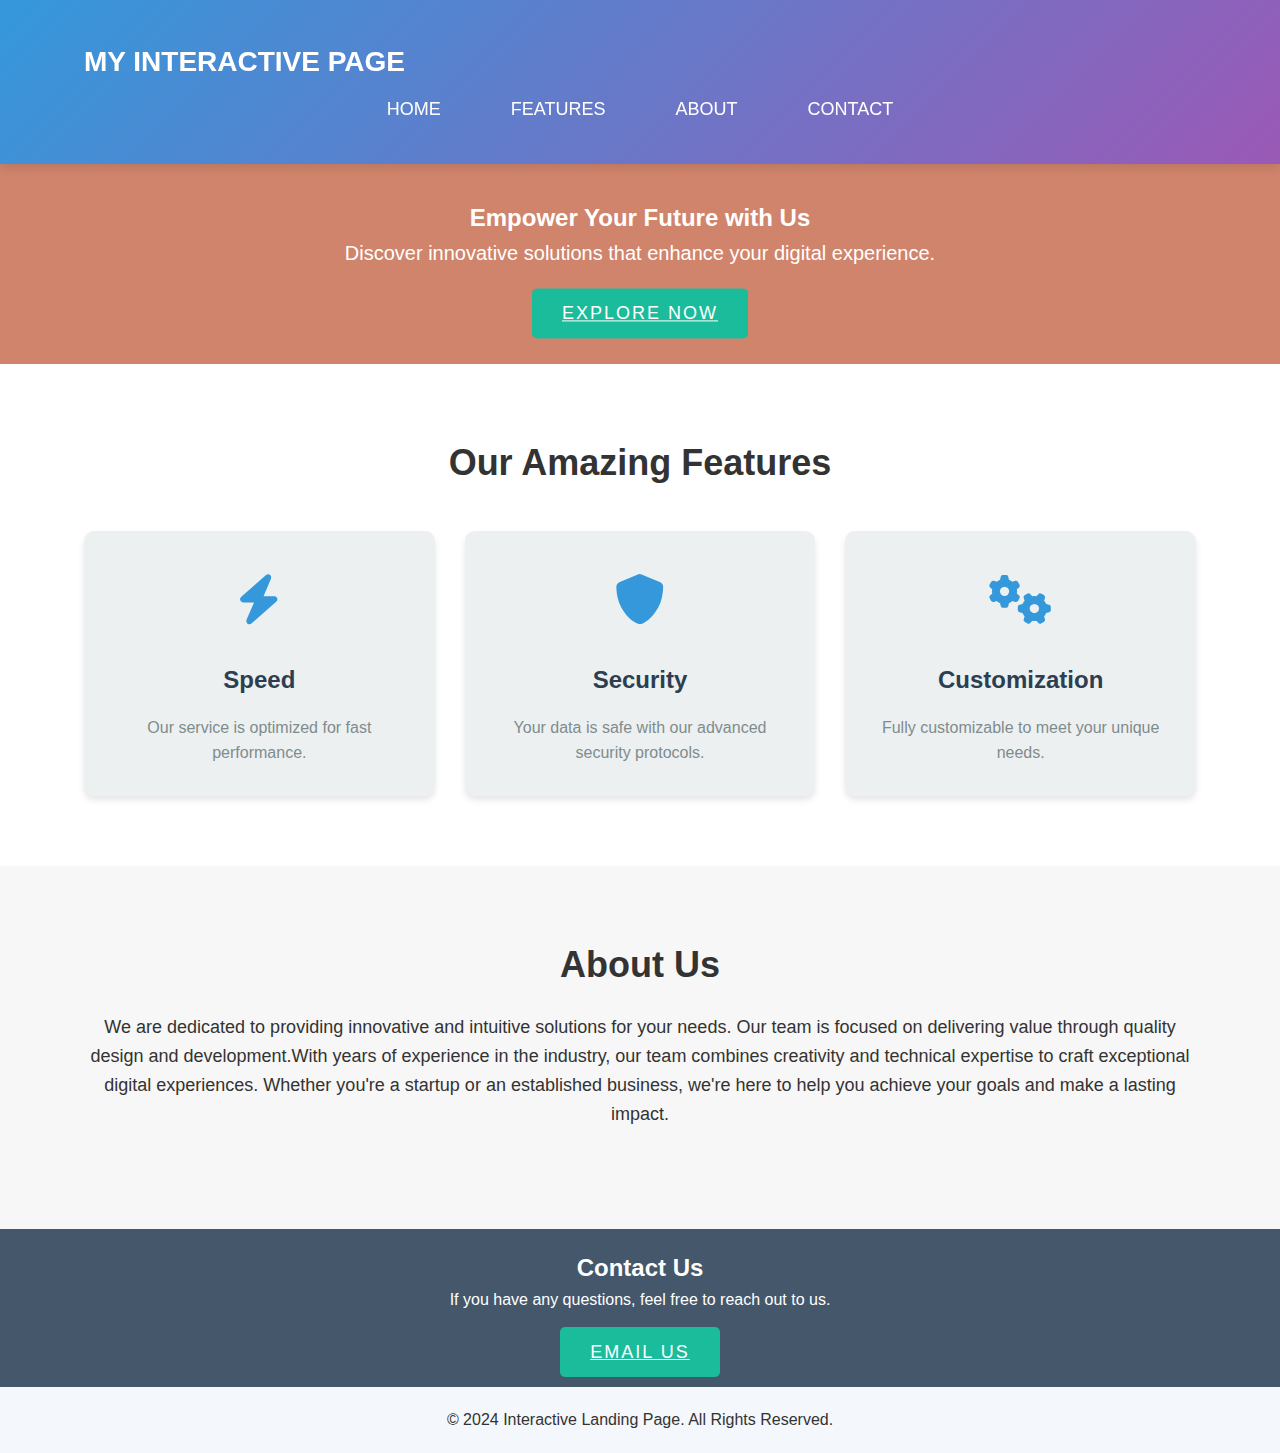
<file: level2/index.html>
<!DOCTYPE html>
<html lang="en">
<head>
    <meta charset="UTF-8">
    <meta name="viewport" content="width=device-width, initial-scale=1.0">
    <title>Interactive Landing Page</title>
    <link rel="stylesheet" href="style.css">
    <!-- Font Awesome for icons -->
    <link href="https://cdnjs.cloudflare.com/ajax/libs/font-awesome/6.0.0-beta3/css/all.min.css" rel="stylesheet">
</head>
<body>
    <!-- Navigation Bar -->
    <header class="navbar">
        <div class="container">
            <h1 >My Interactive Page</h1>
            <nav>
                <ul>
                    <li><a href="#home">Home</a></li>
                    <li><a href="#features">Features</a></li>
                    <li><a href="#about">About</a></li>
                    <li><a href="#contact">Contact</a></li>
                </ul>
            </nav>
        </div>
    </header>

    <!-- Hero Section -->
    <section id="home" class="hero">
        <div class="hero-content">
            <h2 >Empower Your Future with Us</h2>
            <p>Discover innovative solutions that enhance your digital experience.</p>
            <a href="#features" class="cta-button">Explore Now</a>
        </div>
    </section>

    <!-- Features Section (as before) -->
    <section id="features" class="features">
        <div class="container">
            <h2>Our Amazing Features</h2>
            <div class="card-container">
                <div class="card">
                    <div class="card-icon"><i class="fas fa-bolt"></i></div>
                    <h3>Speed</h3>
                    <p>Our service is optimized for fast performance.</p>
                </div>
                <div class="card">
                    <div class="card-icon"><i class="fas fa-shield-alt"></i></div>
                    <h3>Security</h3>
                    <p>Your data is safe with our advanced security protocols.</p>
                </div>
                <div class="card">
                    <div class="card-icon"><i class="fas fa-cogs"></i></div>
                    <h3>Customization</h3>
                    <p>Fully customizable to meet your unique needs.</p>
                </div>
            </div>
        </div>
    </section>

    <!-- About Section -->
    <section id="about" class="about">
        <div class="container">
            <h2>About Us</h2>
            <p>We are dedicated to providing innovative and intuitive solutions for your needs. Our team is focused on delivering value through quality design and development.With years of experience in the industry, our team combines creativity and technical expertise to craft exceptional digital experiences. Whether you're a startup or an established business, we're here to help you achieve your goals and make a lasting impact.</p>
        </div>
    </section>

    <!-- Contact Section -->
    <section id="contact" class="contact">
        <div class="container">
            <h2>Contact Us</h2>
            <p>If you have any questions, feel free to reach out to us.</p>
            <br><a href="mailto:mahekpatel112005@gmail.com" class="cta-button">Email Us</a>
        </div>
    </section>

    <!-- Footer -->
    <footer>
        <div class="container">
            <p style="text-align: center;">&copy; 2024 Interactive Landing Page. All Rights Reserved.</p>
        </div>
    </footer>
</body>
</html>
</file>
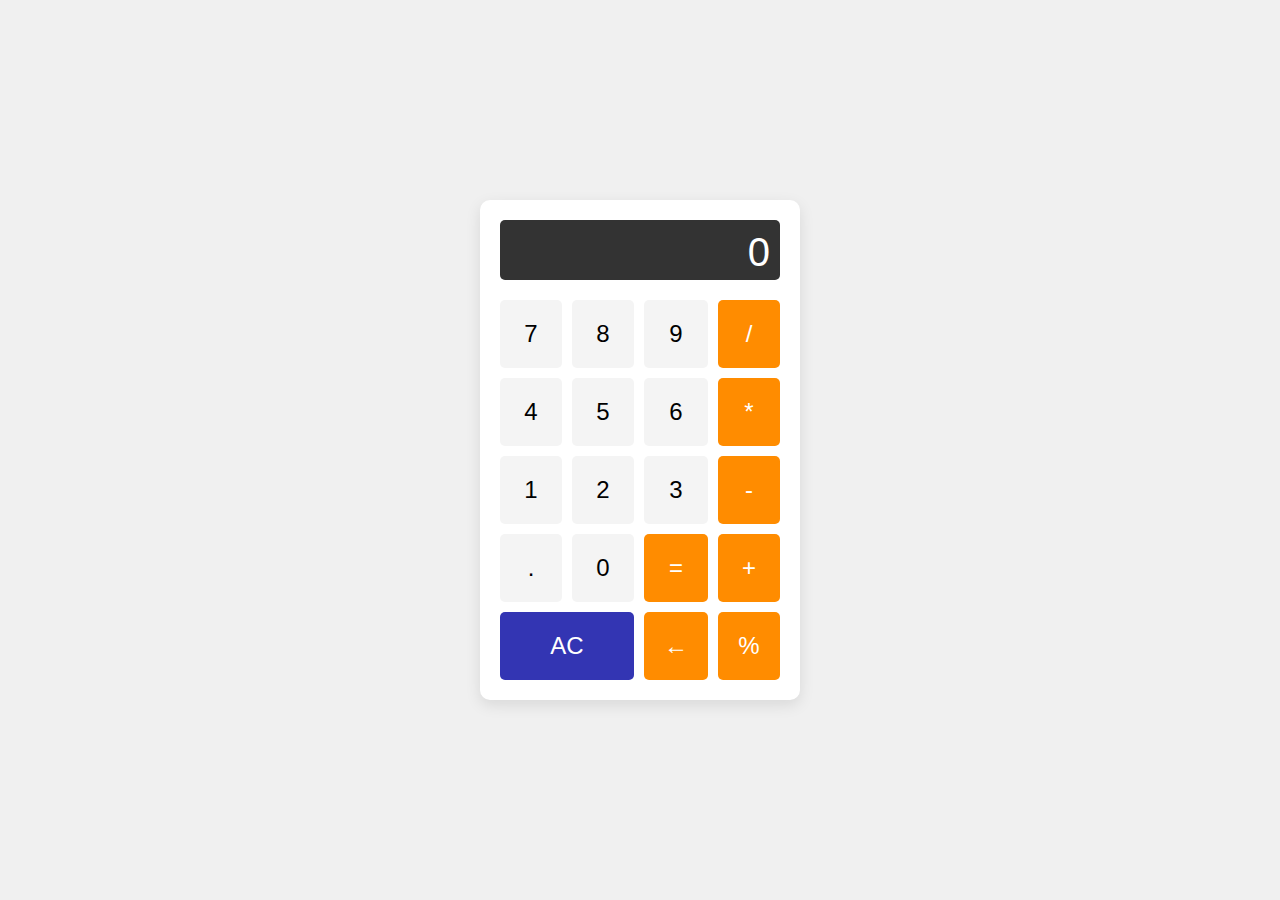
<file: level3/index.html>
<!DOCTYPE html>
<html lang="en">
<head>
    <meta charset="UTF-8">
    <meta name="viewport" content="width=device-width, initial-scale=1.0">
    <title>Basic Calculator</title>
    <link rel="stylesheet" href="style.css">
</head>
<body>
    <div class="calculator">
        <div id="display" class="display">0</div>
        <div class="buttons">
            <button class="button" data-value="7">7</button>
            <button class="button" data-value="8">8</button>
            <button class="button" data-value="9">9</button>
            <button class="button operator" data-value="/">/</button>
            <button class="button" data-value="4">4</button>
            <button class="button" data-value="5">5</button>
            <button class="button" data-value="6">6</button>
            <button class="button operator" data-value="*">*</button>
            <button class="button" data-value="1">1</button>
            <button class="button" data-value="2">2</button>
            <button class="button" data-value="3">3</button>
            <button class="button operator" data-value="-">-</button>
            <button class="button" data-value=".">.</button>
            <button class="button" data-value="0">0</button>
            <button class="button operator" data-value="=">=</button>
            <button class="button operator" data-value="+">+</button>
            <button class="button clear" data-value="C">AC</button>
            <button class="button backspace" data-value="Backspace">←</button>
            <button class="button operator" data-value="%">%</button>
            
        </div>
    </div>

    <script src="script.js"></script>
</body>
</html>
</file>
<file: level2/style.css>
/* General reset */
* {
    margin: 0;
    padding: 0;
    box-sizing: border-box;
}

body {
    font-family: 'Segoe UI', Tahoma, Geneva, Verdana, sans-serif;
    background-color: #f4f7fb;
    color: #333;
    line-height: 1.6;
}

/* Container for proper alignment */
.container {
    width: 90%;
    max-width: 1200px;
    margin: 0 auto;
    padding: 20px;
}

/* Navbar Styles */
.navbar {
    position: sticky;
    top: 0;
    background: linear-gradient(135deg, #3498db, #9b59b6);
    padding: 20px 0;
    color: white;
    z-index: 1000;
    box-shadow: 0 4px 10px rgba(0, 0, 0, 0.1);
}

.navbar h1 {
    font-size: 28px;
    font-weight: bold;
    text-transform: uppercase;
}

.navbar nav ul {
    list-style: none;
    display: flex;
    justify-content: center;
    gap: 30px;
    margin-top: 10px;
}

.navbar nav ul li {
    font-size: 18px;
}

.navbar nav ul li a {
    text-decoration: none;
    color: white;
    padding: 10px 20px;
    transition: background-color 0.3s ease, transform 0.3s ease;
    text-transform: uppercase;
}

.navbar nav ul li a:hover {
    background-color: #1abc9c;
    transform: scale(1.1);
    border-radius: 5px;
}

/* Hero Section */
.hero {
    background-color: #d0846b; /* Vibrant gradient */
    color: white;
    padding: 100px 0;
    text-align: center;
    position: relative;
}

.hero-content {
    position: absolute;
    top: 50%;
    left: 50%;
    transform: translate(-50%, -50%);
    width: 80%;
}

/* Animated Gradient Text */
.animated-text {
    font-size: 48px;
    font-weight: bold;
    margin-bottom: 20px;
    /* background: linear-gradient(45deg, #ff6b6b, #f06595, #1abc9c); */
    color: transparent;
    animation: textAnimation 5s infinite alternate;
}

.hero p {
    font-size: 20px;
    margin-bottom: 30px;
}

.cta-button {
    padding: 15px 30px;
    background-color: #1abc9c;
    color: white;
    font-size: 18px;
    border-radius: 5px;
    text-transform: uppercase;
    letter-spacing: 2px;
    transition: background-color 0.3s, transform 0.3s;
}

.cta-button:hover {
   
    background-color: #16a085;
    transform: scale(1.1);
}

/* Features Section */
.features {
    background-color: #ffffff;
    padding: 50px 0;
}

.features h2 {
    text-align: center;
    font-size: 36px;
    margin-bottom: 40px;
}

.card-container {
    display: flex;
    justify-content: space-around;
    gap: 30px;
}

.card {
    background-color: #ecf0f1;
    padding: 30px;
    text-align: center;
    border-radius: 10px;
    box-shadow: 0 4px 6px rgba(0, 0, 0, 0.1);
    transition: transform 0.3s ease, box-shadow 0.3s ease;
    flex: 1;
    cursor: pointer;
    transition: transform 0.3s ease-in-out;
}

.card:hover {
    transform: translateY(-10px);
    box-shadow: 0 8px 12px rgba(0, 0, 0, 0.1);
}

.card-icon {
    font-size: 50px;
    color: #3498db;
    margin-bottom: 20px;
}

.card h3 {
    font-size: 24px;
    color: #2c3e50;
    margin-bottom: 15px;
}

.card p {
    font-size: 16px;
    color: #7f8c8d;
}

/* About Section */
.about {
    background-color: #f7f7f7;
    padding: 50px 0;
    text-align: center;
}

.about h2 {
    font-size: 36px;
    margin-bottom: 20px;
}

.about p {
    font-size: 18px;
    margin-bottom: 30px;
}

/* Contact Section */
.contact {
    text-align: center;
    background-color: #44576b;
    color: white
}
</file>
<file: level3/style.css>
/* Basic Reset */
* {
    margin: 0;
    padding: 0;
    box-sizing: border-box;
}

/* Body and Layout */
body {
    font-family: Arial, sans-serif;
    display: flex;
    justify-content: center;
    align-items: center;
    height: 100vh;
    background-color: #f0f0f0;
}

.calculator {
    width: 320px;
    background-color: #fff;
    border-radius: 10px;
    box-shadow: 0 5px 15px rgba(0, 0, 0, 0.1);
    padding: 20px;
}

.display {
    width: 100%;
    height: 60px;
    background-color: #333;
    color: white;
    font-size: 2.5rem;
    text-align: right;
    padding: 10px;
    border-radius: 5px;
    margin-bottom: 20px;
}

/* Button Styles */
.buttons {
    display: grid;
    grid-template-columns: repeat(4, 1fr);
    gap: 10px;
}

.button {
    font-size: 1.5rem;
    padding: 20px;
    background-color: #f4f4f4;
    border: none;
    border-radius: 5px;
    cursor: pointer;
    transition: background-color 0.3s ease;
}

.button:hover {
    background-color: #ddd;
}

.operator {
    background-color: #ff8c00;
    color: white;
}

.operator:hover {
    background-color: #e07b00;
}

.clear {
    grid-column: span 2;
    background-color: #3335b3;
    color: white;
}

.clear:hover {
    background-color: #635bcd;
}
.backspace{
    background-color: #ff8c00;
    color: white;
}

.backspace:hover {
    background-color: #e07b00;
}
</file>
